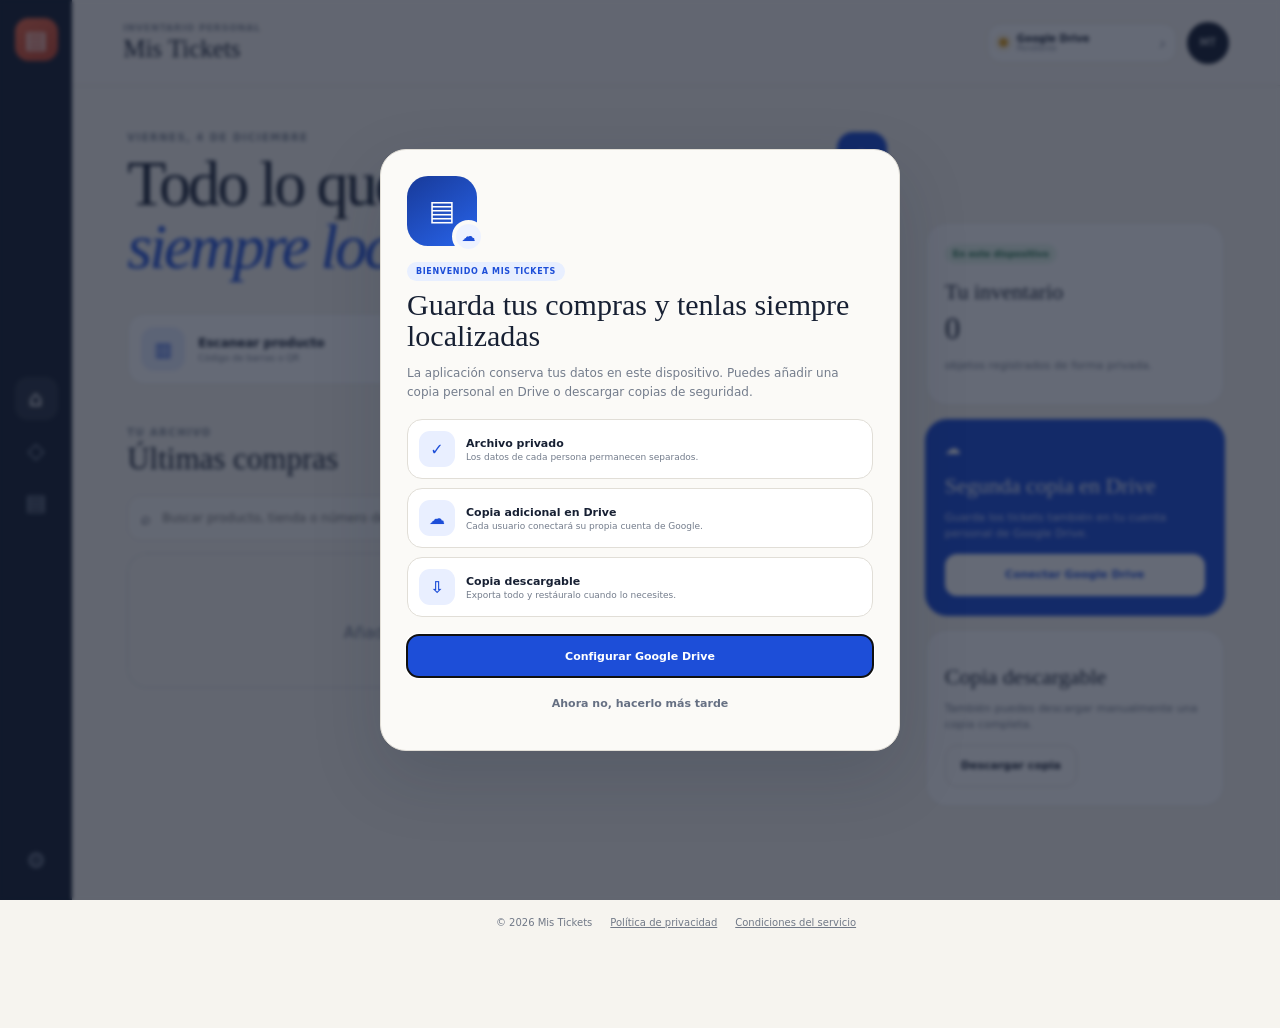
<file: index.html>
<!doctype html>
<html lang="es">
<head>
  <meta charset="utf-8">
  <meta name="viewport" content="width=device-width,initial-scale=1,viewport-fit=cover">
  <meta name="theme-color" content="#172033">
  <meta name="description" content="Organiza tickets, compras y garantías desde el móvil.">
  <title>Mis Tickets</title>
  <link rel="manifest" href="./manifest.webmanifest">
  <link rel="icon" href="./icon.svg" type="image/svg+xml">
  <link rel="stylesheet" href="./styles.css">
  <link rel="stylesheet" href="./drive.css">
</head>
<body>
  <div class="app-shell">
    <aside class="desktop-rail" aria-label="Navegación principal">
      <div class="brand-mark" aria-label="Mis Tickets">▤</div>
      <nav>
        <button data-view="inicio" class="active" aria-label="Inicio">⌂</button>
        <button data-view="objetos" aria-label="Objetos">◇</button>
        <button data-view="tickets" aria-label="Tickets">▤</button>
      </nav>
      <button data-view="ajustes" aria-label="Ajustes">⚙</button>
    </aside>

    <div class="app-content">
      <header class="topbar">
        <div class="brand-block"><span class="mobile-brand">▤</span><div><small>Inventario personal</small><h1>Mis Tickets</h1></div></div>
        <div class="top-actions">
          <button id="driveStatus" class="drive-status"><i></i><span><b>Google Drive</b><small>Pendiente</small></span><em>›</em></button>
          <button class="avatar" data-view="ajustes" aria-label="Abrir ajustes">MT</button>
        </div>
      </header>

      <main id="view" tabindex="-1"></main>
      <footer class="legal-links"><span>© 2026 Mis Tickets</span><a href="./privacidad.html">Política de privacidad</a><a href="./condiciones.html">Condiciones del servicio</a></footer>
    </div>

    <nav class="mobile-nav" aria-label="Navegación móvil">
      <button data-view="inicio" class="active"><span>⌂</span>Inicio</button>
      <button data-view="objetos"><span>◇</span>Objetos</button>
      <button data-view="tickets"><span>▤</span>Tickets</button>
      <button data-view="ajustes"><span>⚙</span>Ajustes</button>
    </nav>
  </div>

  <dialog id="welcomeDialog" class="modal welcome-modal">
    <div class="welcome-visual" aria-hidden="true"><span>▤</span><b>☁</b></div>
    <p class="pill">Bienvenido a Mis Tickets</p>
    <h2>Guarda tus compras y tenlas siempre localizadas</h2>
    <p class="lead">La aplicación conserva tus datos en este dispositivo. Puedes añadir una copia personal en Drive o descargar copias de seguridad.</p>
    <div class="benefit-list">
      <article><span>✓</span><div><b>Archivo privado</b><small>Los datos de cada persona permanecen separados.</small></div></article>
      <article><span>☁</span><div><b>Copia adicional en Drive</b><small>Cada usuario conectará su propia cuenta de Google.</small></div></article>
      <article><span>⇩</span><div><b>Copia descargable</b><small>Exporta todo y restáuralo cuando lo necesites.</small></div></article>
    </div>
    <div class="stack-actions">
      <button id="welcomeDrive" class="primary">Configurar Google Drive</button>
      <button id="welcomeLater" class="ghost">Ahora no, hacerlo más tarde</button>
    </div>
  </dialog>

  <dialog id="purchaseDialog" class="modal purchase-modal">
    <button class="modal-close" data-close="purchaseDialog" aria-label="Cerrar">×</button>
    <div id="purchaseStart">
      <p class="pill">Nueva compra</p><h2>¿Cómo quieres empezar?</h2><p class="lead">Escanea el producto, fotografía el ticket o introduce los datos.</p>
      <div class="start-options">
        <button id="scanProduct"><span class="blue">▥</span><p><b>Escanear producto</b><small>Código EAN o QR</small></p><em>›</em></button>
        <button data-open-form="receipt"><span class="orange">◉</span><p><b>Fotografiar ticket</b><small>Adjunta la imagen a la compra</small></p><em>›</em></button>
        <button data-open-form="manual"><span class="gray">▤</span><p><b>Introducir manualmente</b><small>Para compras sin código</small></p><em>›</em></button>
      </div>
      <section id="scanner" class="scanner" hidden><video id="scannerVideo" muted playsinline></video><div class="scan-frame"></div><p id="scannerMessage">Coloca el código dentro del recuadro</p><button id="scannerManual" class="secondary">Introducir código manualmente</button></section>
    </div>
    <form id="purchaseForm" hidden>
      <p class="pill">Datos de la compra</p><h2>Revisa antes de guardar</h2>
      <div class="form-grid">
        <label class="wide">Nombre del producto<input name="name" required placeholder="Ej. Ventilador de torre"></label>
        <label>Marca y modelo<input name="brand" placeholder="Ej. Rowenta Eole"></label>
        <label>Categoría<input name="category" placeholder="Ej. Climatización"></label>
        <label>Tienda<input name="store" required placeholder="Ej. MediaMarkt"></label>
        <label>Precio<input name="price" type="number" min="0" step="0.01" placeholder="0,00"></label>
        <label>Fecha de compra<input name="purchaseDate" type="date" required></label>
        <label>Años de garantía<input name="warrantyYears" type="number" min="0" max="20" value="3"></label>
        <label>Fin de devolución<input name="returnEnd" type="date"></label>
        <label>Código de barras<input name="barcode" inputmode="numeric" placeholder="EAN / GTIN"></label>
        <label>Número de serie<input name="serial" placeholder="Opcional"></label>
      </div>
      <label class="upload-zone"><input id="receiptInput" name="receipt" type="file" accept="image/*,.pdf" capture="environment"><span>＋</span><div><b id="receiptLabel">Añadir ticket o factura</b><small>Fotografía o PDF · máximo 12 MB</small></div></label>
      <p id="formError" class="error" hidden></p>
      <div class="form-actions"><button type="button" id="formBack" class="ghost">Atrás</button><button type="submit" class="primary">Guardar compra</button></div>
    </form>
  </dialog>

  <dialog id="driveDialog" class="modal drive-modal">
    <button class="modal-close" data-close="driveDialog" aria-label="Cerrar">×</button>
    <div class="drive-icon">☁</div><p class="pill">Copia adicional</p><h2>Google Drive</h2>
    <p class="lead">Cada persona conectará su propia cuenta. La aplicación creará una carpeta “Mis Tickets” y solo trabajará con los archivos que genere.</p>
    <div class="drive-steps"><article><span>1</span><p><b>Autorizar la cuenta</b><small>Google mostrará su pantalla oficial de permisos.</small></p></article><article><span>2</span><p><b>Crear la carpeta</b><small>Los tickets se organizarán por año y tienda.</small></p></article><article><span>3</span><p><b>Copiar automáticamente</b><small>Cada nueva compra tendrá una segunda copia.</small></p></article></div>
    <label class="setting-line"><span><b>Copia automática</b><small>Copiar al guardar una compra</small></span><input id="driveAutomatic" type="checkbox" checked></label>
    <label class="setting-line"><span><b>Nombre de la carpeta</b><small>Dentro de Mi unidad</small></span><input id="driveFolder" value="Mis Tickets" maxlength="40"></label>
    <p id="driveNotice" class="notice">Al conectar, Google mostrará su pantalla oficial para elegir una cuenta.</p>
    <div class="drive-actions">
      <button id="connectDrive" class="primary full">Conectar mi cuenta de Google</button>
      <button id="syncDrive" class="outline full" hidden>Copiar tickets pendientes ahora</button>
      <button id="saveDrivePreferences" class="ghost full">Guardar preferencias</button>
      <button id="disconnectDrive" class="ghost full danger-text" hidden>Desconectar de este dispositivo</button>
    </div>
  </dialog>

  <dialog id="detailDialog" class="modal detail-modal">
    <button class="modal-close" data-close="detailDialog" aria-label="Cerrar">×</button>
    <div id="detailContent"></div>
  </dialog>

  <input id="importInput" type="file" accept="application/json" hidden>
  <div id="toast" class="toast" role="status" aria-live="polite"></div>
  <script src="https://accounts.google.com/gsi/client" async defer></script>
  <script src="./app.js" defer></script>
</body>
</html>
</file>
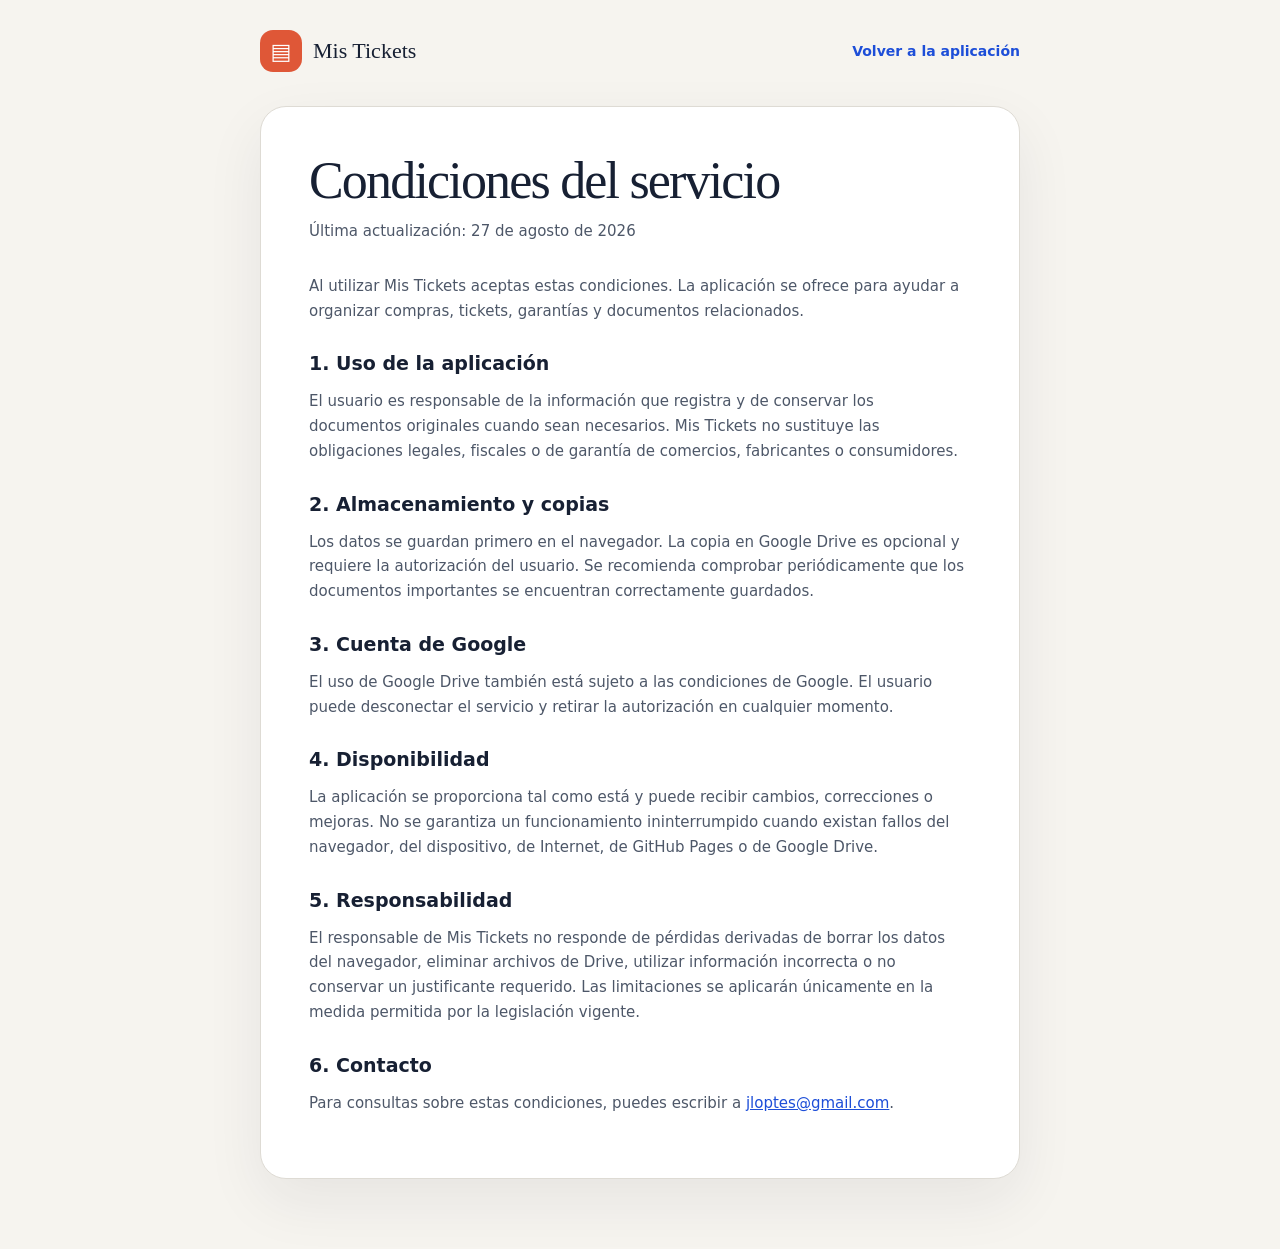
<file: condiciones.html>
<!doctype html>
<html lang="es">
<head>
  <meta charset="utf-8">
  <meta name="viewport" content="width=device-width,initial-scale=1">
  <meta name="theme-color" content="#172033">
  <title>Condiciones del servicio · Mis Tickets</title>
  <link rel="icon" href="./icon.svg" type="image/svg+xml">
  <link rel="stylesheet" href="./legal.css">
</head>
<body>
  <main class="legal-shell">
    <header class="legal-header"><a class="legal-brand" href="./"><span>▤</span>Mis Tickets</a><a class="back-link" href="./">Volver a la aplicación</a></header>
    <article class="legal-card">
      <h1>Condiciones del servicio</h1>
      <p class="updated">Última actualización: 27 de agosto de 2026</p>
      <p>Al utilizar Mis Tickets aceptas estas condiciones. La aplicación se ofrece para ayudar a organizar compras, tickets, garantías y documentos relacionados.</p>

      <h2>1. Uso de la aplicación</h2>
      <p>El usuario es responsable de la información que registra y de conservar los documentos originales cuando sean necesarios. Mis Tickets no sustituye las obligaciones legales, fiscales o de garantía de comercios, fabricantes o consumidores.</p>

      <h2>2. Almacenamiento y copias</h2>
      <p>Los datos se guardan primero en el navegador. La copia en Google Drive es opcional y requiere la autorización del usuario. Se recomienda comprobar periódicamente que los documentos importantes se encuentran correctamente guardados.</p>

      <h2>3. Cuenta de Google</h2>
      <p>El uso de Google Drive también está sujeto a las condiciones de Google. El usuario puede desconectar el servicio y retirar la autorización en cualquier momento.</p>

      <h2>4. Disponibilidad</h2>
      <p>La aplicación se proporciona tal como está y puede recibir cambios, correcciones o mejoras. No se garantiza un funcionamiento ininterrumpido cuando existan fallos del navegador, del dispositivo, de Internet, de GitHub Pages o de Google Drive.</p>

      <h2>5. Responsabilidad</h2>
      <p>El responsable de Mis Tickets no responde de pérdidas derivadas de borrar los datos del navegador, eliminar archivos de Drive, utilizar información incorrecta o no conservar un justificante requerido. Las limitaciones se aplicarán únicamente en la medida permitida por la legislación vigente.</p>

      <h2>6. Contacto</h2>
      <p>Para consultas sobre estas condiciones, puedes escribir a <a href="mailto:jloptes@gmail.com">jloptes@gmail.com</a>.</p>
    </article>
  </main>
</body>
</html>
</file>
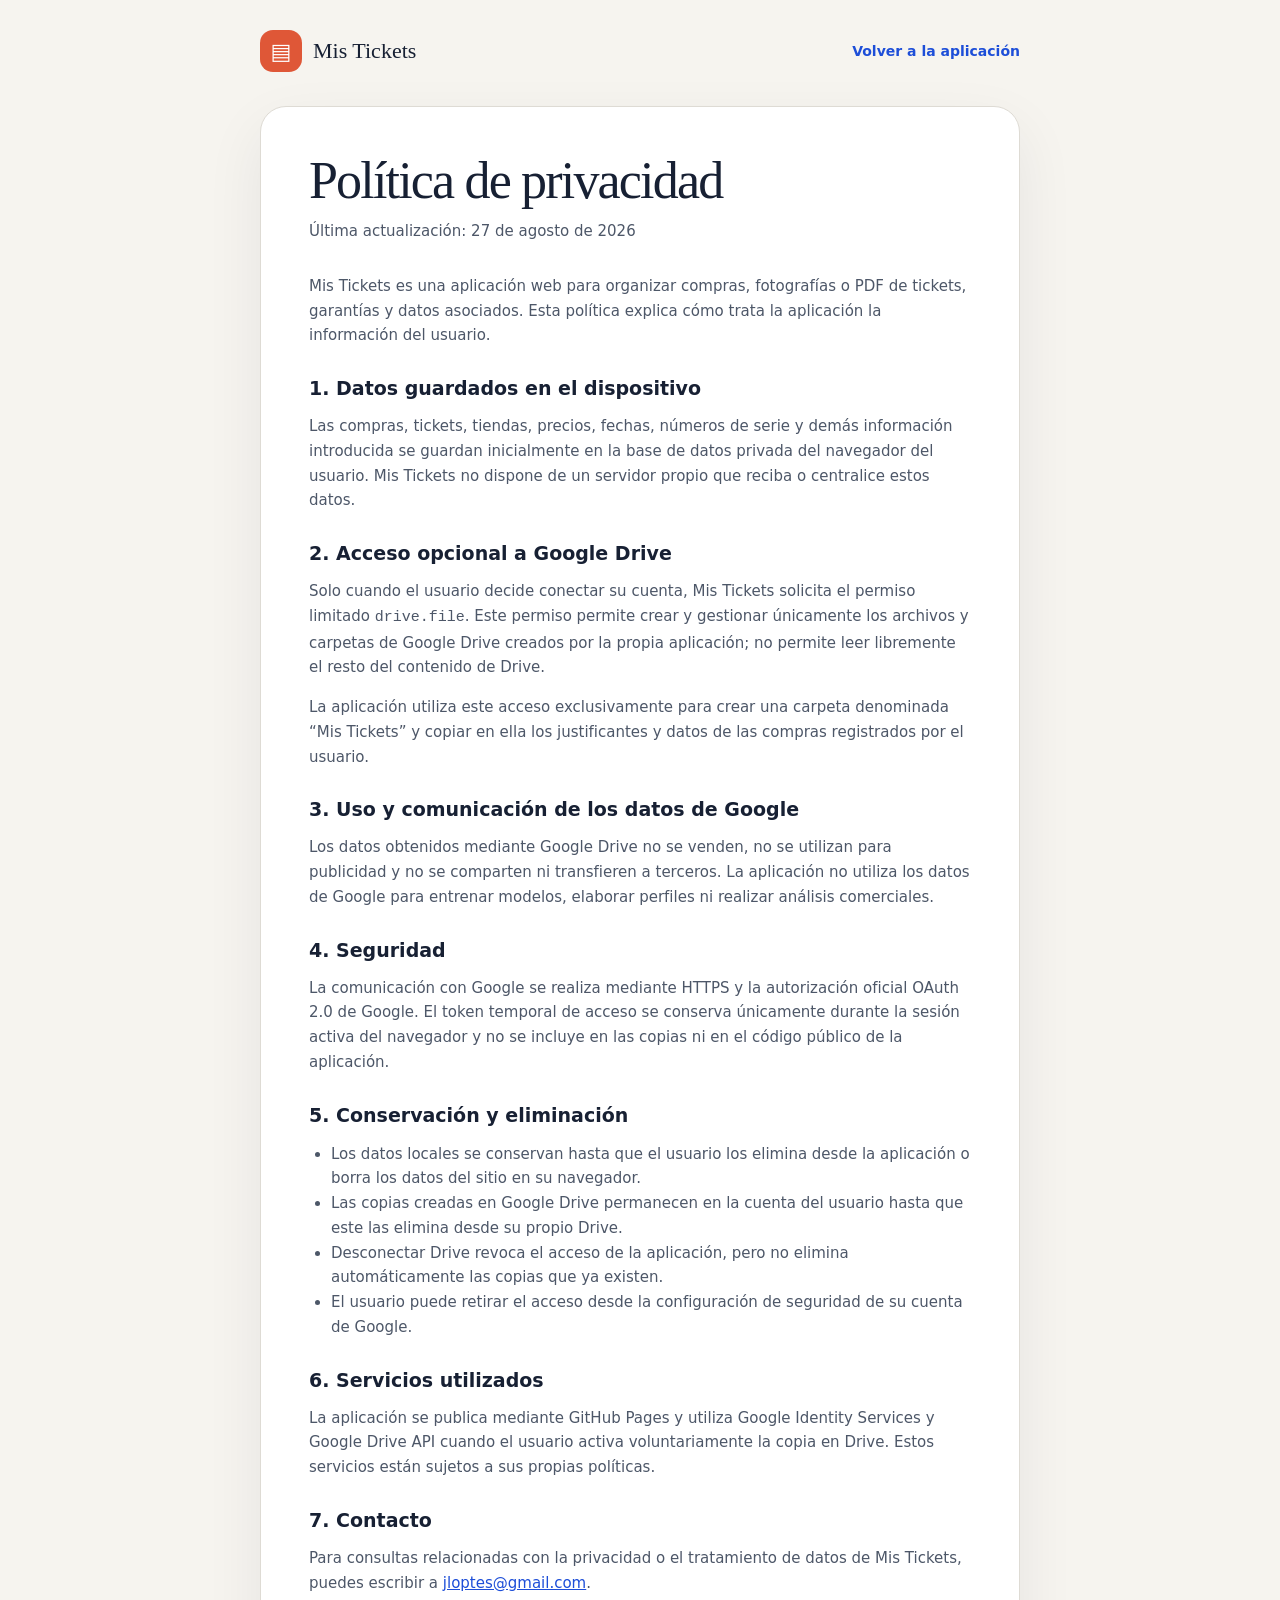
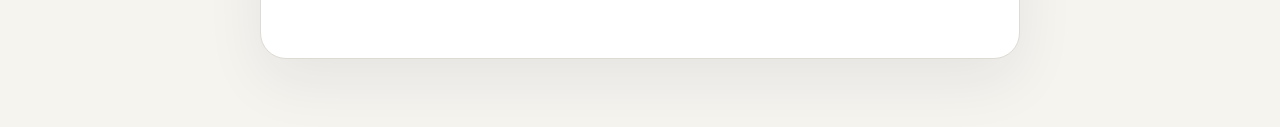
<file: privacidad.html>
<!doctype html>
<html lang="es">
<head>
  <meta charset="utf-8">
  <meta name="viewport" content="width=device-width,initial-scale=1">
  <meta name="theme-color" content="#172033">
  <title>Política de privacidad · Mis Tickets</title>
  <link rel="icon" href="./icon.svg" type="image/svg+xml">
  <link rel="stylesheet" href="./legal.css">
</head>
<body>
  <main class="legal-shell">
    <header class="legal-header"><a class="legal-brand" href="./"><span>▤</span>Mis Tickets</a><a class="back-link" href="./">Volver a la aplicación</a></header>
    <article class="legal-card">
      <h1>Política de privacidad</h1>
      <p class="updated">Última actualización: 27 de agosto de 2026</p>
      <p>Mis Tickets es una aplicación web para organizar compras, fotografías o PDF de tickets, garantías y datos asociados. Esta política explica cómo trata la aplicación la información del usuario.</p>

      <h2>1. Datos guardados en el dispositivo</h2>
      <p>Las compras, tickets, tiendas, precios, fechas, números de serie y demás información introducida se guardan inicialmente en la base de datos privada del navegador del usuario. Mis Tickets no dispone de un servidor propio que reciba o centralice estos datos.</p>

      <h2>2. Acceso opcional a Google Drive</h2>
      <p>Solo cuando el usuario decide conectar su cuenta, Mis Tickets solicita el permiso limitado <code>drive.file</code>. Este permiso permite crear y gestionar únicamente los archivos y carpetas de Google Drive creados por la propia aplicación; no permite leer libremente el resto del contenido de Drive.</p>
      <p>La aplicación utiliza este acceso exclusivamente para crear una carpeta denominada “Mis Tickets” y copiar en ella los justificantes y datos de las compras registrados por el usuario.</p>

      <h2>3. Uso y comunicación de los datos de Google</h2>
      <p>Los datos obtenidos mediante Google Drive no se venden, no se utilizan para publicidad y no se comparten ni transfieren a terceros. La aplicación no utiliza los datos de Google para entrenar modelos, elaborar perfiles ni realizar análisis comerciales.</p>

      <h2>4. Seguridad</h2>
      <p>La comunicación con Google se realiza mediante HTTPS y la autorización oficial OAuth 2.0 de Google. El token temporal de acceso se conserva únicamente durante la sesión activa del navegador y no se incluye en las copias ni en el código público de la aplicación.</p>

      <h2>5. Conservación y eliminación</h2>
      <ul>
        <li>Los datos locales se conservan hasta que el usuario los elimina desde la aplicación o borra los datos del sitio en su navegador.</li>
        <li>Las copias creadas en Google Drive permanecen en la cuenta del usuario hasta que este las elimina desde su propio Drive.</li>
        <li>Desconectar Drive revoca el acceso de la aplicación, pero no elimina automáticamente las copias que ya existen.</li>
        <li>El usuario puede retirar el acceso desde la configuración de seguridad de su cuenta de Google.</li>
      </ul>

      <h2>6. Servicios utilizados</h2>
      <p>La aplicación se publica mediante GitHub Pages y utiliza Google Identity Services y Google Drive API cuando el usuario activa voluntariamente la copia en Drive. Estos servicios están sujetos a sus propias políticas.</p>

      <h2>7. Contacto</h2>
      <p>Para consultas relacionadas con la privacidad o el tratamiento de datos de Mis Tickets, puedes escribir a <a href="mailto:jloptes@gmail.com">jloptes@gmail.com</a>.</p>
    </article>
  </main>
</body>
</html>
</file>
<file: styles.css>
:root{color-scheme:light;--ink:#172033;--muted:#747d8c;--blue:#1d4ed8;--paper:#f6f4ef;--line:#e1ded7;--orange:#e85d39;--green:#23734a;--shadow:0 25px 70px #17203326}*{box-sizing:border-box}html{background:var(--paper)}body{margin:0;color:var(--ink);background:var(--paper);font-family:Inter,ui-sans-serif,system-ui,-apple-system,BlinkMacSystemFont,"Segoe UI",sans-serif}button,input{font:inherit}button{cursor:pointer}.app-shell{min-height:100dvh}.desktop-rail{position:fixed;inset:0 auto 0 0;width:72px;z-index:20;padding:18px 12px;display:flex;flex-direction:column;align-items:center;background:var(--ink);color:#fff}.brand-mark,.mobile-brand{display:grid;place-items:center;border-radius:14px;background:linear-gradient(145deg,#ef6a48,#c8452b);color:#fff}.brand-mark{width:43px;height:43px;font-size:24px}.desktop-rail nav{display:grid;gap:9px;margin:auto 0}.desktop-rail button{width:43px;height:43px;border:0;border-radius:13px;background:transparent;color:#929cb0;font-size:22px}.desktop-rail button:hover,.desktop-rail button.active{color:#fff;background:#ffffff17}.app-content{margin-left:72px}.topbar{height:86px;padding:0 4vw;display:flex;align-items:center;justify-content:space-between;border-bottom:1px solid var(--line);background:#f7f5f0e8;backdrop-filter:blur(18px);position:sticky;top:0;z-index:15}.brand-block,.top-actions{display:flex;align-items:center}.brand-block{gap:12px}.brand-block>small{display:none}.brand-block small{display:block;color:#8a909c;text-transform:uppercase;letter-spacing:.11em;font-size:9px;font-weight:800}.brand-block h1{margin:2px 0 0;font-family:Georgia,serif;font-size:25px;font-weight:500}.mobile-brand{display:none;width:39px;height:39px}.top-actions{gap:10px}.drive-status{min-width:190px;border:1px solid var(--line);border-radius:14px;background:#fff;padding:8px 11px;display:flex;align-items:center;gap:9px;text-align:left;color:var(--ink)}.drive-status i{width:9px;height:9px;border-radius:50%;background:#dea020;box-shadow:0 0 0 5px #f6dfac55}.drive-status span{display:grid;flex:1}.drive-status b{font-size:10px}.drive-status small{color:#858d9a;font-size:8px}.drive-status em{font-size:19px;color:#9ca2ad}.avatar{width:42px;height:42px;border:0;border-radius:50%;background:var(--ink);color:#fff;font-size:11px}.page{max-width:1200px;margin:0 auto;padding:46px 4vw 110px}.home-grid{display:grid;grid-template-columns:minmax(0,1fr) 300px;gap:38px}.hero-row{display:flex;align-items:flex-start;justify-content:space-between;gap:20px}.eyebrow{margin:0;color:#7f8794;text-transform:uppercase;letter-spacing:.15em;font-size:10px;font-weight:800}.hero-row h2,.screen-title h2{margin:10px 0 0;font-family:Georgia,serif;font-weight:500;letter-spacing:-.045em;line-height:.98}.hero-row h2{font-size:clamp(42px,5vw,68px)}.hero-row h2 span{color:var(--blue);font-style:italic}.fab,.primary,.secondary,.ghost,.outline{min-height:42px;border-radius:12px;padding:0 15px;border:0;font-weight:750;font-size:11px}.primary,.fab{background:var(--blue);color:#fff}.fab{width:50px;height:50px;padding:0;border-radius:16px;font-size:25px;flex:0 0 50px}.secondary{background:#fff;color:var(--ink)}.ghost{background:transparent;color:#667083}.outline{background:#fff;color:var(--ink);border:1px solid var(--line)}.quick-actions{display:grid;grid-template-columns:1fr 1fr;gap:10px;margin-top:35px}.quick-actions button{padding:13px;border:1px solid var(--line);border-radius:18px;background:#fff;display:flex;align-items:center;gap:13px;text-align:left;color:var(--ink)}.quick-actions button>span{width:44px;height:44px;display:grid;place-items:center;border-radius:13px;font-size:19px}.quick-actions .blue{background:#e6edff;color:var(--blue)}.quick-actions .orange{background:#ffebe4;color:var(--orange)}.quick-actions p{display:grid;flex:1;margin:0}.quick-actions b{font-size:12px}.quick-actions small{color:var(--muted);font-size:9px;margin-top:3px}.quick-actions em{color:#9ea4ae;font-size:20px}.section-heading{margin-top:42px;display:flex;align-items:end;justify-content:space-between}.section-heading h3{font-family:Georgia,serif;font-size:31px;font-weight:500;margin:3px 0}.section-heading button{border:0;background:transparent;color:var(--blue);font-size:11px;font-weight:750}.search-row{margin:15px 0 12px;display:flex;gap:9px}.search-box{height:46px;flex:1;border:1px solid var(--line);border-radius:14px;background:#faf9f6;display:flex;align-items:center;padding:0 13px;gap:9px}.search-box input{width:100%;border:0;outline:0;background:transparent;color:var(--ink);font-size:12px}.purchase-list,.objects-grid,.tickets-list{display:grid;gap:10px}.purchase-card{width:100%;display:grid;grid-template-columns:57px minmax(0,1fr) auto;align-items:center;gap:13px;border:1px solid var(--line);border-radius:18px;background:#fff;padding:11px;text-align:left;color:var(--ink)}.product-art{width:57px;height:57px;display:grid;place-items:center;border-radius:14px;background:linear-gradient(145deg,#dce8ff,#bbcef7);color:var(--blue);font-size:26px}.purchase-copy{min-width:0;display:grid}.purchase-copy small{color:#848c99;font-size:8px;text-transform:uppercase;letter-spacing:.08em}.purchase-copy b,.purchase-copy span{overflow:hidden;text-overflow:ellipsis;white-space:nowrap}.purchase-copy b{font-size:13px;margin:3px 0}.purchase-copy span{color:var(--muted);font-size:10px}.price{font-weight:800;font-size:12px}.empty{padding:45px 20px;border:1px dashed #c9c5bc;border-radius:20px;text-align:center;color:var(--muted)}.empty strong{display:block;color:var(--ink);margin-bottom:5px}.side{display:grid;align-content:start;gap:13px;padding-top:90px}.side-card{border:1px solid var(--line);border-radius:22px;background:#fff;padding:19px}.side-card h3{font-family:Georgia,serif;font-size:22px;font-weight:500;margin:15px 0 6px}.side-card p{color:var(--muted);font-size:11px;line-height:1.5}.side-card.blue-card{background:var(--blue);border-color:var(--blue);color:#fff}.blue-card p{color:#cdd9ff}.blue-card .secondary{width:100%;color:var(--blue)}.stat{font-family:Georgia,serif;font-size:31px}.screen-title{display:flex;justify-content:space-between;align-items:end;margin-bottom:25px}.screen-title h2{font-size:48px}.screen-title p:last-child{margin:8px 0 0;color:var(--muted);font-size:12px}.summary-grid{display:grid;grid-template-columns:repeat(3,1fr);gap:11px;margin-bottom:22px}.summary-grid article{padding:17px;border:1px solid var(--line);border-radius:18px;background:#fff}.summary-grid strong{display:block;font-family:Georgia,serif;font-size:26px;font-weight:500}.summary-grid small{color:var(--muted);font-size:9px}.objects-grid{grid-template-columns:repeat(3,minmax(0,1fr))}.object-card{min-width:0;border:1px solid var(--line);border-radius:19px;background:#fff;padding:14px;color:var(--ink);text-align:left}.object-card .product-art{margin-bottom:11px}.object-card b,.object-card span{display:block;overflow:hidden;text-overflow:ellipsis;white-space:nowrap}.object-card b{font-size:14px}.object-card span{color:var(--muted);font-size:10px;margin-top:3px}.object-card footer{display:flex;justify-content:space-between;margin-top:13px;padding-top:11px;border-top:1px solid #ece9e3;font-size:10px}.ticket-card{display:grid;grid-template-columns:48px minmax(0,1fr) auto;align-items:center;gap:13px;border:1px solid var(--line);border-radius:17px;background:#fff;padding:12px}.ticket-icon{width:48px;height:58px;display:grid;place-items:center;border-radius:9px;background:#e7eeff;color:var(--blue);font-size:22px}.ticket-icon.missing{background:#eeece7;color:#9a9fa8}.ticket-card p{min-width:0;margin:0;display:grid}.ticket-card small{color:var(--muted);font-size:9px}.ticket-card b{font-size:13px}.ticket-card span{overflow:hidden;text-overflow:ellipsis;white-space:nowrap;color:var(--muted);font-size:10px}.settings-list{display:grid;gap:10px}.setting-card{display:grid;grid-template-columns:47px minmax(0,1fr) auto;align-items:center;gap:13px;padding:16px;border:1px solid var(--line);border-radius:18px;background:#fff}.setting-card>i{width:47px;height:47px;display:grid;place-items:center;border-radius:14px;background:#e7eeff;color:var(--blue);font-style:normal;font-size:20px}.setting-card p{margin:0;display:grid}.setting-card small{color:var(--muted);font-size:9px;line-height:1.45}.setting-card b{font-size:13px;margin:2px 0}.setting-card input[type=file]{display:none}.badge{display:inline-flex;border-radius:999px;padding:5px 8px;background:#e5f5ea;color:var(--green);font-size:9px;font-weight:800}.mobile-nav{display:none}.modal{width:min(520px,calc(100vw - 28px));max-height:calc(100dvh - 28px);overflow:auto;border:1px solid var(--line);border-radius:26px;padding:26px;color:var(--ink);background:#fbfaf7;box-shadow:var(--shadow)}.modal::backdrop{background:#0f172aa3;backdrop-filter:blur(2px)}.modal-close{position:absolute;right:16px;top:14px;width:32px;height:32px;border:0;background:transparent;color:#657083;font-size:25px}.modal h2{font-family:Georgia,serif;font-size:30px;line-height:1.06;font-weight:500;margin:8px 0}.lead{color:var(--muted);font-size:12px;line-height:1.55}.pill{width:max-content;margin:0;padding:5px 9px;border-radius:999px;color:var(--blue);background:#e8efff;text-transform:uppercase;letter-spacing:.08em;font-size:8px;font-weight:850}.welcome-visual{position:relative;width:70px;height:70px;display:grid;place-items:center;border-radius:21px;background:linear-gradient(145deg,#183a99,#2864eb);color:#fff;font-size:28px;margin-bottom:16px}.welcome-visual b{position:absolute;right:-8px;bottom:-7px;width:33px;height:33px;display:grid;place-items:center;border:4px solid #fbfaf7;border-radius:50%;background:#edf2ff;color:var(--blue);font-size:14px}.benefit-list,.drive-steps{display:grid;gap:9px;margin:18px 0}.benefit-list article,.drive-steps article{display:flex;align-items:center;gap:11px;padding:11px;border:1px solid var(--line);border-radius:15px;background:#fff}.benefit-list article>span,.drive-steps article>span{width:36px;height:36px;display:grid;place-items:center;flex:0 0 36px;border-radius:11px;background:#e9efff;color:var(--blue);font-weight:800}.benefit-list div,.benefit-list small,.drive-steps p,.drive-steps small{display:grid}.benefit-list b,.drive-steps b{font-size:11px}.benefit-list small,.drive-steps small{color:var(--muted);font-size:9px;margin-top:2px}.stack-actions{display:grid;gap:5px}.stack-actions button{width:100%}.start-options{display:grid;gap:9px;margin-top:18px}.start-options button{display:flex;align-items:center;gap:11px;width:100%;padding:12px;border:1px solid var(--line);border-radius:15px;background:#fff;text-align:left;color:var(--ink)}.start-options button>span{width:42px;height:42px;display:grid;place-items:center;border-radius:12px}.start-options .blue{background:#e7eeff;color:var(--blue)}.start-options .orange{background:#ffebe4;color:var(--orange)}.start-options .gray{background:#eeece7}.start-options p{display:grid;flex:1;margin:0}.start-options b{font-size:12px}.start-options small{color:var(--muted);font-size:9px}.start-options em{font-size:20px;color:#9ba2ad}.form-grid{display:grid;grid-template-columns:1fr 1fr;gap:11px;margin-top:17px}.form-grid label{display:grid;gap:5px;color:#566173;font-size:10px;font-weight:750}.form-grid .wide{grid-column:1/-1}.form-grid input,.setting-line input{width:100%;height:40px;border:1px solid #dad7d0;border-radius:10px;background:#fff;padding:0 10px;color:var(--ink);outline:none}.form-grid input:focus,.setting-line input:focus{border-color:#8eacee;box-shadow:0 0 0 3px #dce7ff}.upload-zone{margin-top:13px;padding:13px;display:flex;align-items:center;gap:10px;border:1px dashed #aebbd7;border-radius:14px;background:#f5f8ff;color:var(--blue);cursor:pointer}.upload-zone input{display:none}.upload-zone>span{font-size:22px}.upload-zone div{display:grid}.upload-zone b{font-size:11px}.upload-zone small{color:var(--muted);font-size:9px}.form-actions{display:flex;justify-content:flex-end;gap:7px;margin-top:14px}.error,.notice{padding:10px;border-radius:12px;font-size:10px;line-height:1.45}.error{background:#ffebe7;color:#aa3424}.notice{background:#fff3d9;color:#835c12}.scanner{position:relative;min-height:270px;margin-top:14px;padding:14px;overflow:hidden;border-radius:17px;background:#101728;color:#fff;display:grid;place-items:center}.scanner[hidden]{display:none}.scanner video{position:absolute;inset:0;width:100%;height:100%;object-fit:cover}.scan-frame{position:relative;width:80%;height:110px;border:2px solid #fff;border-radius:12px;box-shadow:0 0 0 999px #0b102080}.scanner p,.scanner button{position:relative;z-index:2;align-self:end}.scanner p{font-size:10px}.drive-icon{width:48px;height:48px;display:grid;place-items:center;border-radius:14px;background:#e8efff;color:var(--blue);font-size:21px;margin-bottom:10px}.setting-line{display:grid;grid-template-columns:1fr 160px;align-items:center;gap:12px;margin:10px 0;padding:10px 0;border-top:1px solid var(--line)}.setting-line span,.setting-line small{display:grid}.setting-line b{font-size:11px}.setting-line small{color:var(--muted);font-size:9px}.setting-line input[type=checkbox]{width:20px;height:20px;justify-self:end}.full{width:100%}.detail-hero{width:75px;height:75px;display:grid;place-items:center;border-radius:19px;background:#e7eeff;color:var(--blue);font-size:31px}.detail-price{margin:15px 0;padding:14px;border-radius:15px;background:var(--ink);color:#fff;display:flex;justify-content:space-between}.detail-price span{color:#aeb8ca;font-size:10px}.detail-grid{display:grid;grid-template-columns:1fr 1fr;gap:9px}.detail-grid article{padding:12px;border:1px solid var(--line);border-radius:14px;background:#fff}.detail-grid small,.detail-grid b{display:block}.detail-grid small{color:var(--muted);font-size:8px}.detail-grid b{font-size:10px;margin-top:3px}.detail-actions{display:grid;grid-template-columns:1fr 1fr;gap:8px;margin-top:14px}.toast{position:fixed;left:50%;bottom:95px;z-index:100;max-width:calc(100vw - 30px);padding:11px 15px;border-radius:12px;background:var(--ink);color:#fff;font-size:10px;box-shadow:var(--shadow);opacity:0;pointer-events:none;translate:-50% 10px;transition:.2s}.toast.show{opacity:1;translate:-50% 0}@media(max-width:900px){.desktop-rail{display:none}.app-content{margin-left:0}.home-grid{grid-template-columns:1fr}.side{display:none}.mobile-brand{display:grid}}@media(max-width:640px){.topbar{height:72px;padding:0 16px}.brand-block small{display:none}.brand-block h1{font-size:20px}.mobile-brand{width:37px;height:37px}.drive-status{min-width:auto;border:0;background:transparent;padding:6px}.drive-status span,.drive-status em{display:none}.avatar{width:36px;height:36px}.page{padding:27px 15px 106px}.hero-row h2{font-size:36px}.quick-actions{grid-template-columns:1fr;margin-top:26px}.section-heading{margin-top:34px}.purchase-card{grid-template-columns:54px minmax(0,1fr) auto}.product-art{width:54px;height:54px}.price{font-size:11px}.screen-title{align-items:flex-start}.screen-title h2{font-size:36px}.screen-title .primary{width:46px;height:46px;padding:0;font-size:0}.screen-title .primary:after{content:"+";font-size:24px}.summary-grid{grid-template-columns:1fr 1fr}.summary-grid article:last-child{grid-column:1/-1}.objects-grid{grid-template-columns:1fr}.setting-card{grid-template-columns:43px minmax(0,1fr) auto;padding:13px}.setting-card>i{width:43px;height:43px}.setting-card p small{display:none}.ticket-card{grid-template-columns:43px minmax(0,1fr) auto}.ticket-icon{width:43px;height:52px}.mobile-nav{position:fixed;display:flex;inset:auto 0 0;z-index:30;height:77px;padding:8px 8px max(8px,env(safe-area-inset-bottom));justify-content:space-around;border-top:1px solid var(--line);background:#fffefaf0;backdrop-filter:blur(18px)}.mobile-nav button{flex:1;border:0;background:transparent;color:#9298a3;display:grid;justify-items:center;align-content:center;gap:2px;font-size:9px}.mobile-nav button span{font-size:20px}.mobile-nav button.active{color:var(--blue)}.modal{width:calc(100vw - 16px);max-height:calc(100dvh - 16px);padding:20px;border-radius:23px}.modal h2{font-size:26px}.form-grid{grid-template-columns:1fr}.form-grid .wide{grid-column:auto}.setting-line{grid-template-columns:1fr 120px}.detail-grid{grid-template-columns:1fr 1fr}}
</file>
<file: drive.css>
.drive-status.connected i {
  background: #2e9a5f;
  box-shadow: 0 0 0 5px #bfe7cc66;
}

button:disabled {
  cursor: not-allowed;
  opacity: .55;
}

.success-note {
  padding: 10px;
  border-radius: 12px;
  background: #e6f6eb;
  color: #216b42;
  font-size: 10px;
  line-height: 1.45;
}

.drive-actions {
  display: grid;
  gap: 7px;
}

.danger-text {
  color: #a53c30;
}

.legal-links {
  display: flex;
  justify-content: center;
  flex-wrap: wrap;
  gap: 9px 18px;
  padding: 0 15px 100px;
  color: #717987;
  font-size: 10px;
}

.legal-links a {
  color: inherit;
}
</file>
<file: legal.css>
:root {
  color-scheme: light;
  --ink: #172033;
  --muted: #667085;
  --blue: #1d4ed8;
  --paper: #f6f4ef;
  --line: #dedbd4;
}

* { box-sizing: border-box; }
body { margin: 0; background: var(--paper); color: var(--ink); font-family: Inter, system-ui, sans-serif; }
.legal-shell { width: min(760px, calc(100% - 30px)); margin: 0 auto; padding: 30px 0 70px; }
.legal-header { display: flex; align-items: center; justify-content: space-between; gap: 20px; margin-bottom: 34px; }
.legal-brand { display: flex; align-items: center; gap: 11px; color: var(--ink); text-decoration: none; font-family: Georgia, serif; font-size: 22px; }
.legal-brand span { width: 42px; height: 42px; display: grid; place-items: center; border-radius: 13px; background: #df5737; color: white; font-family: system-ui, sans-serif; }
.back-link { color: var(--blue); font-size: 14px; font-weight: 700; text-decoration: none; }
.legal-card { padding: clamp(22px, 5vw, 48px); border: 1px solid var(--line); border-radius: 26px; background: white; box-shadow: 0 22px 60px #17203312; }
.legal-card h1 { margin: 0; font: 500 clamp(34px, 7vw, 52px)/1 Georgia, serif; letter-spacing: -.035em; }
.updated { margin: 12px 0 30px; color: var(--muted); font-size: 13px; }
.legal-card h2 { margin: 29px 0 8px; font-size: 19px; }
.legal-card p, .legal-card li { color: #4d5768; font-size: 15px; line-height: 1.65; }
.legal-card ul { padding-left: 22px; }
.legal-card a { color: var(--blue); }
.legal-links { display: flex; justify-content: center; flex-wrap: wrap; gap: 9px 18px; padding: 0 15px 100px; color: #717987; font-size: 10px; }
.legal-links a { color: inherit; }

@media (max-width: 520px) {
  .legal-header { align-items: flex-start; }
  .legal-brand { font-size: 19px; }
  .legal-card { border-radius: 20px; }
}
</file>
